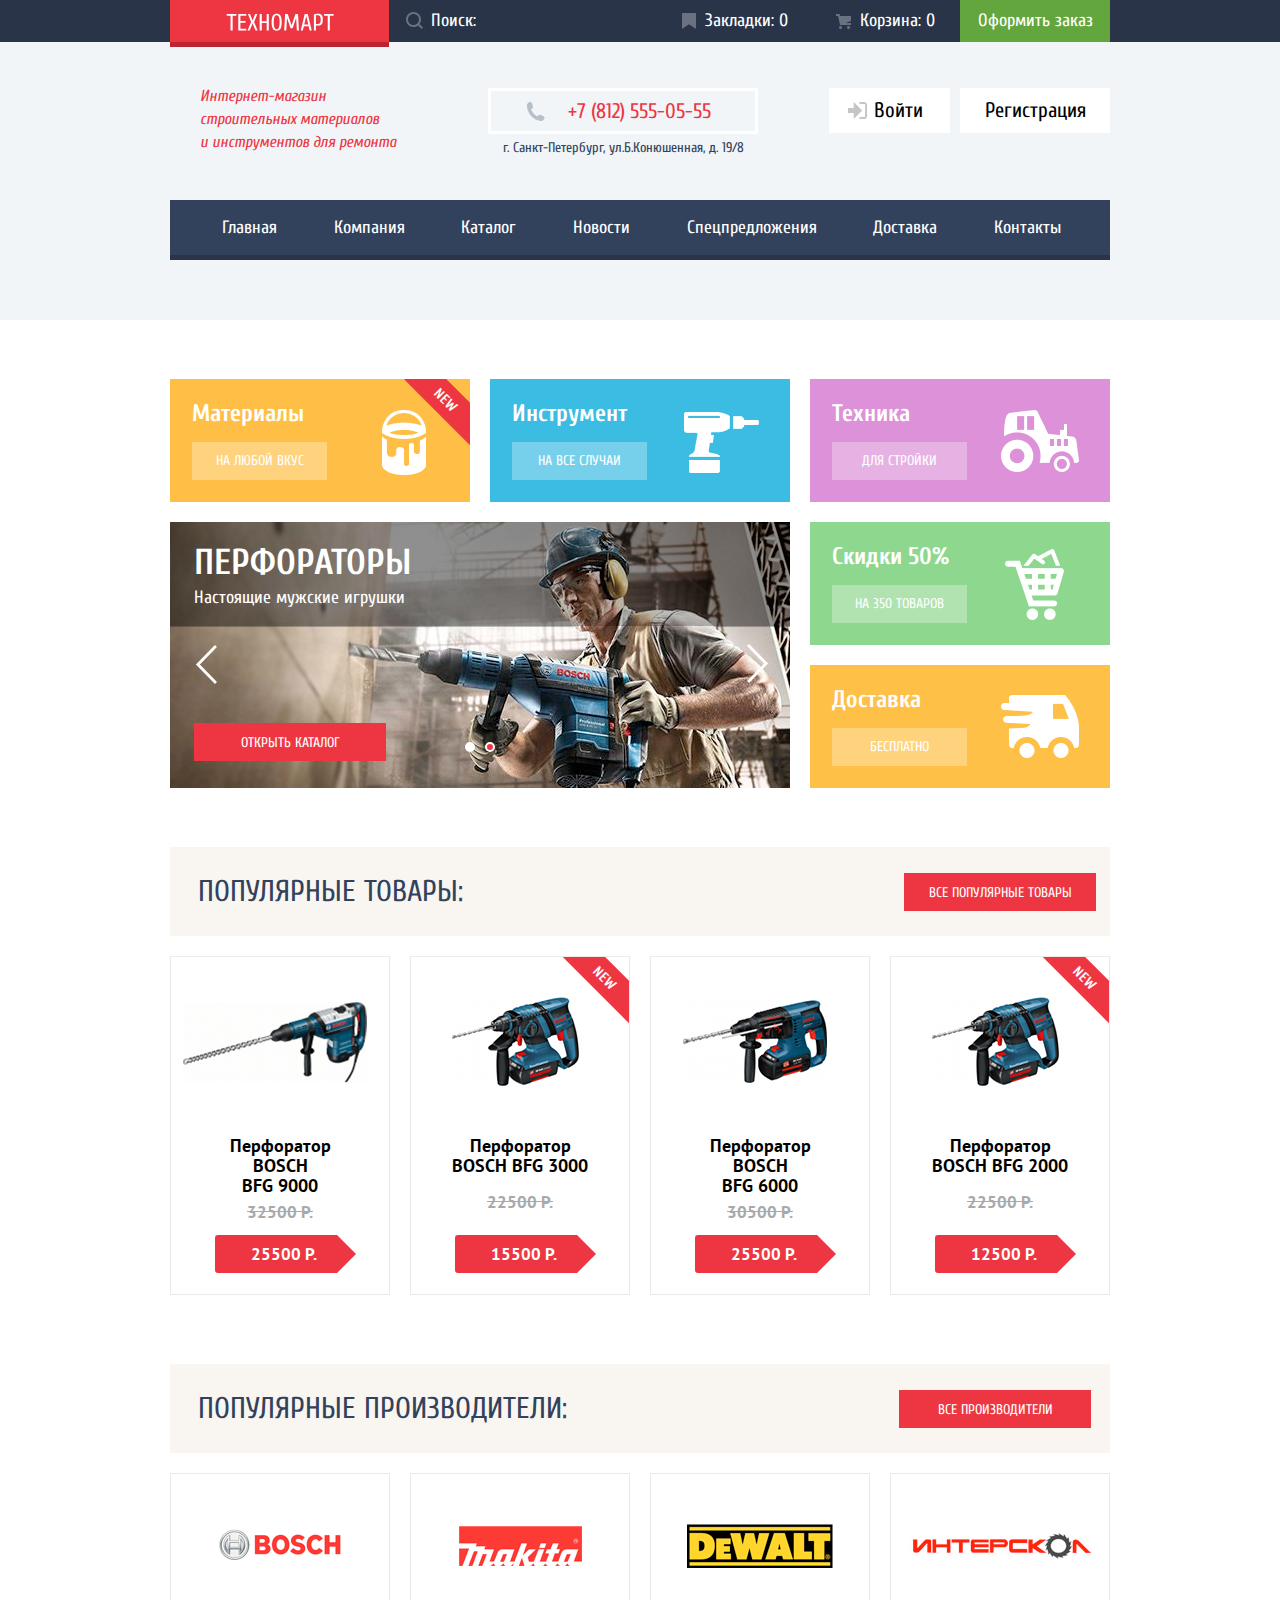
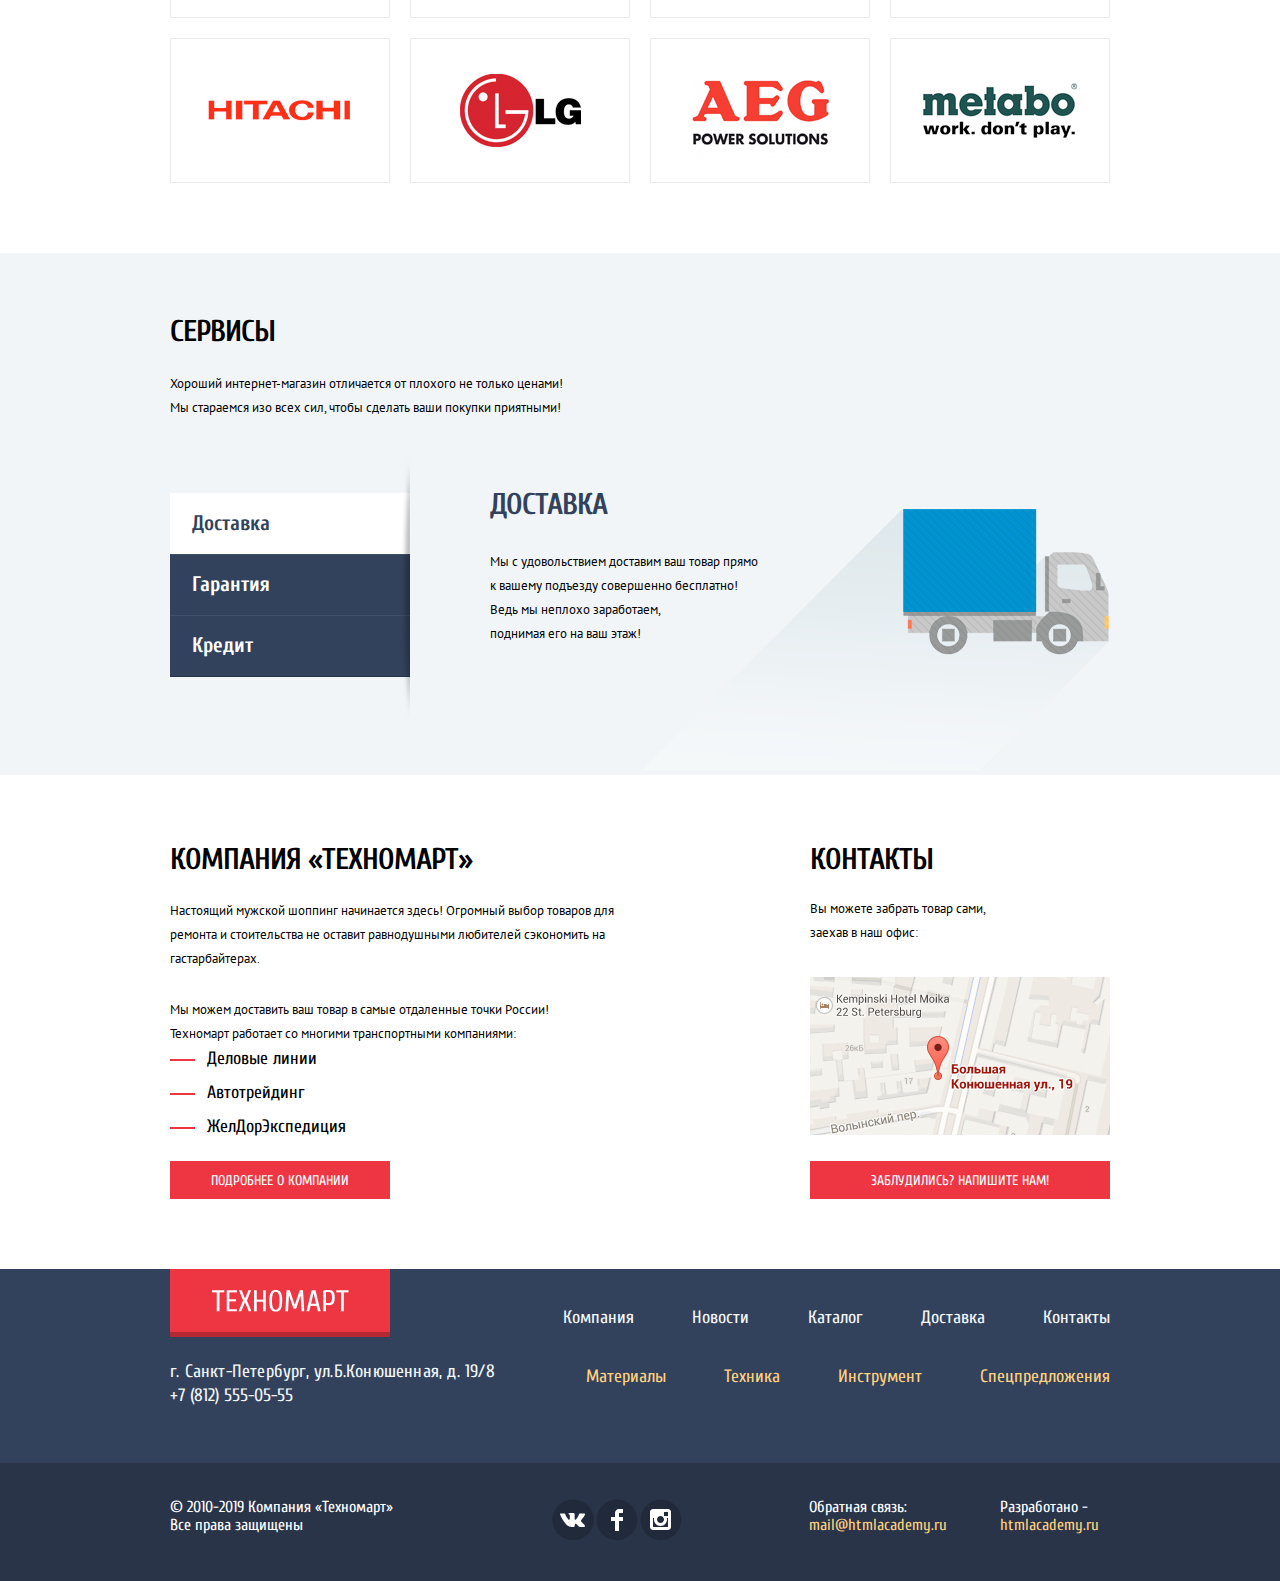
<file: index.html>
<!DOCTYPE html>
<html lang="ru">
  <head>
    <meta charset="utf-8">
    <title>HTML Academy: Техномарт</title>
    <link href="https://fonts.googleapis.com/css2?family=Cuprum:ital,wght@0,400;0,700;1,400&display=swap" rel="stylesheet">
    <link href="https://fonts.googleapis.com/css2?family=PT+Sans:wght@400;700&display=swap" rel="stylesheet">
    <link rel="stylesheet" href="css/normalize.css">
    <link rel="stylesheet" href="css/style.css">
  </head>
  <body>
    <header class="site-header">
      <div class="header-top">
        <div class="header-top-content site-content">
          <a href="index.html" class="logo-field" aria-label="На главную страницу">
            <img src="img/logo-technomart.svg" width="108" height="18" alt="Логотип компании">
          </a>
          <div class="search-container">
            <form action="https://echo.htmlacademy.ru" class="search-form">
              <label for="input-field" class="hidden">Поиск</label>
              <input type="search" name="search" id="input-field" class="search-field" placeholder="Поиск:">
              <img class="inject-me icon-search" src="img/icon-search.svg" width="17" height="17" alt="Поиск">
            </form>
            <a href="#" class="bookmark">
              <img class="inject-me" src="img/icon-bookmark.svg" alt="Закладки"> Закладки: 0
            </a>
            <a href="#" class="basket">
              <img class="inject-me" src="img/icon-cart.svg" alt="Корзина"> Корзина: 0
            </a>
            <a href="#" class="order">Оформить заказ</a>
          </div>
        </div>
      </div>

      <div class="header-address site-content">
        <div class="header-address-left">
          <p>Интернет-магазин строительных материалов <br> и инструментов для ремонта</p>
        </div>
        <div class="header-address-center phone-container">
          <a href="tel:+78125550555" class="header-phone" aria-label="Телефон компании">
            <img class="inject-me" src="img/icon-phone.svg" alt="Телефон компании"> +7 (812) 555-05-55
          </a>
          <p class="address-text">г. Санкт-Петербург, ул.Б.Конюшенная, д. 19/8</p>
        </div>
        <div class="user-interface">
          <a class="user-entrance" href="blank.html" aria-label="Вход">
            <img class="inject-me" src="img/icon-login-enter.svg" alt="Вход">Войти
          </a>
          <a class="user-registration" href="blank.html" aria-label="Регистрация">Регистрация</a>
        </div>
      </div>

      <nav class="site-navigation site-content">
        <ul class="navigation-list">
          <li><a href="index.html">Главная</a></li>
          <li><a href="blank.html">Компания</a></li>
          <li><a href="catalog.html">Каталог</a></li>
          <li><a href="blank.html">Новости</a></li>
          <li><a href="blank.html">Спецпредложения</a></li>
          <li><a href="blank.html">Доставка</a></li>
          <li><a href="blank.html">Контакты</a></li>
        </ul>
      </nav>
    </header>

    <main>
      <section class="all-catalog site-content">
        <div class="box materials new-product">
          <h3>Материалы</h3>
          <a href="#" aria-label="Материалы">На любой вкус</a>
        </div>
        <div class="box tools">
          <h3>Инструмент</h3>
          <a href="#" aria-label="Инструменты">На все случаи</a>
        </div>
        <div class="slider">
          <ul class="slider-list">
            <li class="slider-list-item site-wrapper-1">
              <div class="slider-list-header">
                <h2>Перфораторы</h2>
                <p>Настоящие мужские игрушки</p>
              </div>
              <a href="#" class="icon-prew" aria-label="Предыдущий слайд"></a>
              <a href="#" class="icon-next" aria-label="Следущий слайд"></a>
              <a href="catalog.html" class="button" aria-label="Перейти в каталог товаров">Открыть каталог</a>
            </li>
            <li class="slider-list-item site-wrapper-2 hidden">
              <div class="slider-list-header">
                <h2>Дрели</h2>
                <p>Соседям на радость!</p>
              </div>
              <a href="#" class="icon-prew" aria-label="Предыдущий слайд"></a>
              <a href="#" class="icon-next" aria-label="Следущий слайд"></a>
              <a href="catalog.html" class="button" aria-label="Перейти в каталог товаров">Открыть каталог</a>
            </li>
          </ul>
          <div class="slider-controls">
            <button type="button" aria-label="Первый слайд"></button>
            <button class="current" type="button" aria-label="Второй слайд"></button>
          </div>
        </div>

        <div class="box technic">
          <h3>Техника</h3>
          <a href="#" aria-label="Строительные материалы">Для стройки</a>
        </div>
        <div class="box sales">
          <h3>Скидки 50%</h3>
          <a href="#" aria-label="Товары со скидками">На 350 товаров</a>
        </div>
        <div class="box delivery">
          <h3>Доставка</h3>
          <a href="#" aria-label="Условия доставки">Бесплатно</a>
        </div>
      </section>

      <section class="popular-product site-content">
        <div class="popular-product-line">
          <h2>Популярные товары:</h2>
          <a href="#" class="button" aria-label="Популярные товары">Все популярные товары</a>
        </div>
        <div class="cards-product">
          <div class="card-product">
            <div class="card-product-img">
              <img src="img/bosch-9000.jpg" width="184" height="164" alt="BOSCH BFG 9000">
            </div>
            <div class="card-product-text">
              <p class="name-product">Перфоратор BOSCH <br>
                BFG 9000
              </p>
              <p class="old-coast">32500 Р.</p>
              <div class="actual-coast-container">
                <p class="actual-coast">25500 Р.</p>
              </div>
            </div>
            <div class="buttons-card">
              <a href="#" class="button-buy modal-buy-button" aria-label="Добавить в корзину">Купить</a>
              <button class="button-bookmark" type="button">В закладки</button>
            </div>
          </div>
          <div class="card-product new-product">
            <div class="card-product-img">
              <img src="img/bosch-3000.jpg" width="127" height="112" alt="BOSCH BFG 3000">
            </div>
            <div class="card-product-text">
              <p class="name-product">Перфоратор BOSCH BFG 3000</p>
              <p class="old-coast">22500 Р.</p>
              <div class="actual-coast-container">
                <p class="actual-coast">15500 Р.</p>
              </div>
            </div>
            <div class="buttons-card">
              <a href="#" class="button-buy modal-buy-button" aria-label="Добавить в корзину">Купить</a>
              <button class="button-bookmark" type="button">В закладки</button>
            </div>
          </div>
          <div class="card-product">
            <div class="card-product-img">
              <img src="img/bosch-6000.jpg" width="144" height="128" alt="BOSCH BFG 6000">
            </div>
            <div class="card-product-text">
              <p class="name-product">Перфоратор BOSCH <br> BFG 6000</p>
              <p class="old-coast">30500 Р.</p>
              <div class="actual-coast-container">
                <p class="actual-coast">25500 Р.</p>
              </div>
            </div>
            <div class="buttons-card">
              <a href="#" class="button-buy modal-buy-button" aria-label="Добавить в корзину">Купить</a>
              <button class="button-bookmark" type="button">В закладки</button>
            </div>
          </div>
          <div class="card-product new-product">
            <div class="card-product-img">
              <img src="img/bosch-2000.jpg" width="127" height="112" alt="BOSCH BFG 2000">
            </div>
            <div class="card-product-text">
              <p class="name-product">Перфоратор BOSCH BFG 2000</p>
              <p class="old-coast">22500 Р.</p>
              <div class="actual-coast-container">
                <p class="actual-coast">12500 Р.</p>
              </div>
            </div>
            <div class="buttons-card">
              <a href="#" class="button-buy modal-buy-button" aria-label="Добавить в корзину">Купить</a>
              <button class="button-bookmark" type="button">В закладки</button>
            </div>
          </div>
        </div>
      </section>

      <section class="popular-manufacturers site-content">
        <div class="popular-manufacturers-line">
          <h2 class="uppercase">Популярные производители:</h2>
          <a href="#" class="button" aria-label="Список производителей">Все производители</a>
        </div>
        <div class="manufacturers-list">
          <a href="#" class="manufacturers-card" aria-label="bosch"><img src="img/bosch.png" width="126" height="37" alt="Bosch"></a>
          <a href="#" class="manufacturers-card" aria-label="makita"><img src="img/makita.png" width="123" height="40" alt="Makita"></a>
          <a href="#" class="manufacturers-card" aria-label="dewalt"><img src="img/dewalt.png" width="146" height="44" alt="Dewalt"></a>
          <a href="#" class="manufacturers-card" aria-label="интерскол"><img src="img/interskol.png" width="200" height="88" alt="Интерскол"></a>
          <a href="#" class="manufacturers-card" aria-label="hitachi"><img src="img/hitachi.png" width="169" height="31" alt="Hitachi"></a>
          <a href="#" class="manufacturers-card" aria-label="lg"><img src="img/lg.png" width="121" height="73" alt="LG"></a>
          <a href="#" class="manufacturers-card" aria-label="aeg"><img src="img/aeg.png" width="151" height="96" alt="AEG"></a>
          <a href="#" class="manufacturers-card" aria-label="metabo"><img src="img/metabo.png" width="204" height="69" alt="Metabo"></a>
        </div>
      </section>

      <section class="services">
        <div class="services-content site-content">
          <h2 class="services-header">Сервисы</h2>
          <p class="services-paragraph">Хороший интернет-магазин отличается от плохого не только ценами! Мы стараемся изо всех сил, чтобы сделать ваши покупки приятными!</p>
          <div class="services-container-flex">
            <ul class="services-items-list">
              <li class="selected">Доставка</li>
              <li class="">Гарантия</li>
              <li class="">Кредит</li>
            </ul>
            <ul class="services-description">
              <li>
                <div class="services-delivery">
                <h2>Доставка</h2>
                <p>Мы с удовольствием доставим ваш товар прямо <br> к вашему подъезду совершенно бесплатно! <br> Ведь мы неплохо заработаем, <br> поднимая его на ваш этаж!</p>
              </div>
              </li>
              <li class="services-warranty hidden">
                <h2>Гарантия</h2>
                <p>Если купленный у нас товар поломается или заискрит,<br> а также в случае пожара, спровоцированного его<br> возгоранием, вы всегда можете быть уверены в нашей<br> гарантии. Мы обменяем сгоревший товар на новый.<br> Дом уж восстановите как-нибудь сами.</p>
              </li>
              <li  class="services-credit hidden">
                <h2>Кредит</h2>
                <p>Залезть в долговую яму стало проще! <br> Кредитные консультанты придут вам на помощь.</p>
                <a href="#" class="button">Отправить заявку</a>
              </li>
            </ul>
          </div>
        </div>
      </section>

      <section class="about-us site-content">
        <h1 class="hidden">Подробнее о компании</h1>
        <div class="company-description">
          <h2>Компания «Техномарт»</h2>
          <p>Настоящий мужской шоппинг начинается здесь! Огромный выбор товаров для<br> ремонта и стоительства не оставит равнодушными любителей сэкономить на <br> гастарбайтерах.</p><br>
          <p>Мы можем доставить ваш товар в самые отдаленные точки России!<br> Техномарт работает со многими транспортными компаниями:</p>
          <div>
            <ul class="company-description-list">
              <li class="company-description-item">Деловые линии</li>
              <li class="company-description-item">Автотрейдинг</li>
              <li class="company-description-item">ЖелДорЭкспедиция</li>
            </ul>
          </div>
          <a href="#" class="button">Подробнее о компании</a>
        </div>
        <div class="contacts">
          <h2>Контакты</h2>
          <p>Вы можете забрать товар сами,<br>
          заехав в наш офис:</p>
          <a href="" class="button-map">
            <img class="map" src="img/map-address.png" width="300" alt="Карта">
          </a>
          <a href="#" class="button modal-letter-button">Заблудились? Напишите нам!</a>
        </div>
      </section>
    </main>

    <footer class="footer-container">
      <div class="footer-light">
        <div class="footer-light-content  site-content">
          <div class="footer-company-contacts">
            <h1 class="hidden">Контакты компании</h1>
            <a href="#" class="logo-footer" aria-label="На главную страницу">
              <img src="img/logo-technomart-footer.png" width="220" height="68" alt="Логотип">
            </a>
            <p>г. Санкт-Петербург, ул.Б.Конюшенная, д. 19/8 </p>
            <a href="tel:+78125550555" aria-label="Телефон компании">+7 (812) 555-05-55 </a>
          </div>
          <div class="footer-nav">
            <ul class="footer-nav-list-first">
              <li><a href="blank.html" class="footer-nav-link">Компания</a></li>
              <li><a href="blank.html" class="footer-nav-link">Новости</a></li>
              <li><a href="catalog.html" class="footer-nav-link">Каталог</a></li>
              <li><a href="blank.html" class="footer-nav-link">Доставка</a></li>
              <li><a href="blank.html" class="footer-nav-link">Контакты</a></li>
            </ul>
            <ul class="footer-nav-list-second">
              <li><a href="blank.html" class="footer-nav-link">Материалы</a></li>
              <li><a href="blank.html" class="footer-nav-link">Техника</a></li>
              <li><a href="blank.html" class="footer-nav-link">Инструмент</a></li>
              <li><a href="blank.html" class="footer-nav-link">Спецпредложения</a></li>
            </ul>
          </div>
        </div>
      </div>

      <div class="footer-dark">
        <div class="footer-dark-content  site-content">
          <p class="copyright"> &copy; 2010-2019 Компания &laquo;Техномарт&raquo; Все права защищены</p>
          <ul class="social-network">
            <li>
              <a href="#" class="social-link" aria-label="В контакте">
                <img class="inject-me" src="/img/vkontakte.svg" alt="В контакте">
              </a>
            </li>
            <li>
              <a href="#" class="social-link" aria-label="Фейсбук">
                <img class="inject-me" src="/img/facebook.svg" alt="Фейсбук">
              </a>
            </li>
            <li>
              <a href="#" class="social-link" aria-label="Инстаграм">
                <img class="inject-me" src="/img/instagram.svg" alt="Инстаграм">
              </a>
            </li>
          </ul>
          <div class="feedback">
            <p>Обратная связь: </p>
            <a href="#"> mail@htmlacademy.ru</a>
          </div>
          <div class="developer">
            <p>Разработано - </p>
            <a href="https://htmlacademy.ru/intensive/htmlcss"> htmlacademy.ru</a>
          </div>
        </div>
      </div>
    </footer>

    <section class="modal letter-form">
      <form action="https://echo.htmlacademy.ru" method="post" class="">
        <div class="pop-up-letter-company">
          <fieldset class="modal-login">
            <legend class="hidden">Письмо компании</legend>
            <div class="letter-company">
              <div>
                <label for="user-name">Ваше имя:</label><br>
                <input id="user-name" type="text" name="name" placeholder="Имя Фамилия" required>
              </div>
              <div>
                <label for="user-email">Ваш e-mail:</label><br>
                <input id="user-email" type="email" name="name" placeholder="email@example.com" required>
              </div>
              <div class="modal-textarea">
                <label for="text-letter">Текст письма:</label><br>
                <textarea name="letter" id="text-letter" cols="30" rows="10" placeholder="В свободной форме" required></textarea>
              </div>
            </div>
            <div class="modal-bottom">
              <button type="submit" class="button">Отправить</button>
            </div>
          </fieldset>
        </div>
      </form>
      <button class="modal-close" type="button" aria-label="Закрыть"></button>
    </section>

    <section class="modal modal-map">
      <div class="pop-up-map">
        <iframe class="google-map" src="https://www.google.com/maps/embed?pb=!1m18!1m12!1m3!1d1998.5262861734088!2d30.31587878148!3d59.940002397096286!2m3!1f0!2f0!3f0!3m2!1i1024!2i768!4f13.1!3m3!1m2!1s0x469631104b3e355f%3A0xd898f150ecab4e9d!2sLa%20Russ!5e0!3m2!1sru!2skz!4v1590252180473!5m2!1sru!2skz" allowfullscreen="" aria-hidden="false" tabindex="0">
        </iframe>
        <button class="modal-close" type="button" aria-label="Закрыть"></button>
      </div>
    </section>

    <section class="modal buy-form">
      <div class="pop-up-add-goods">
        <p class="pop-up-add-goods-title">Товар добавлен в корзину!</p>
      </div>
      <div class="modal-bottom modal-bottom-buy">
        <a href="#" class="button" aria-label="Оформление заказа">Оформить заказ</a>
        <a href="#" class="button-light" aria-label="Продолжить покупки">Продолжить покупки</a>
      </div>
      <button class="modal-close" type="button" aria-label="Закрыть"></button>
    </section>

    <script src="js/svg-injector.min.js"></script>
    <script src="js/injector.js"></script>
    <script src="js/modal-letter-form.js"></script>
    <script src="js/modal-buy-form.js"></script>
    <script src="js/modal-map-form.js"></script>
  </body>
</html>
</file>
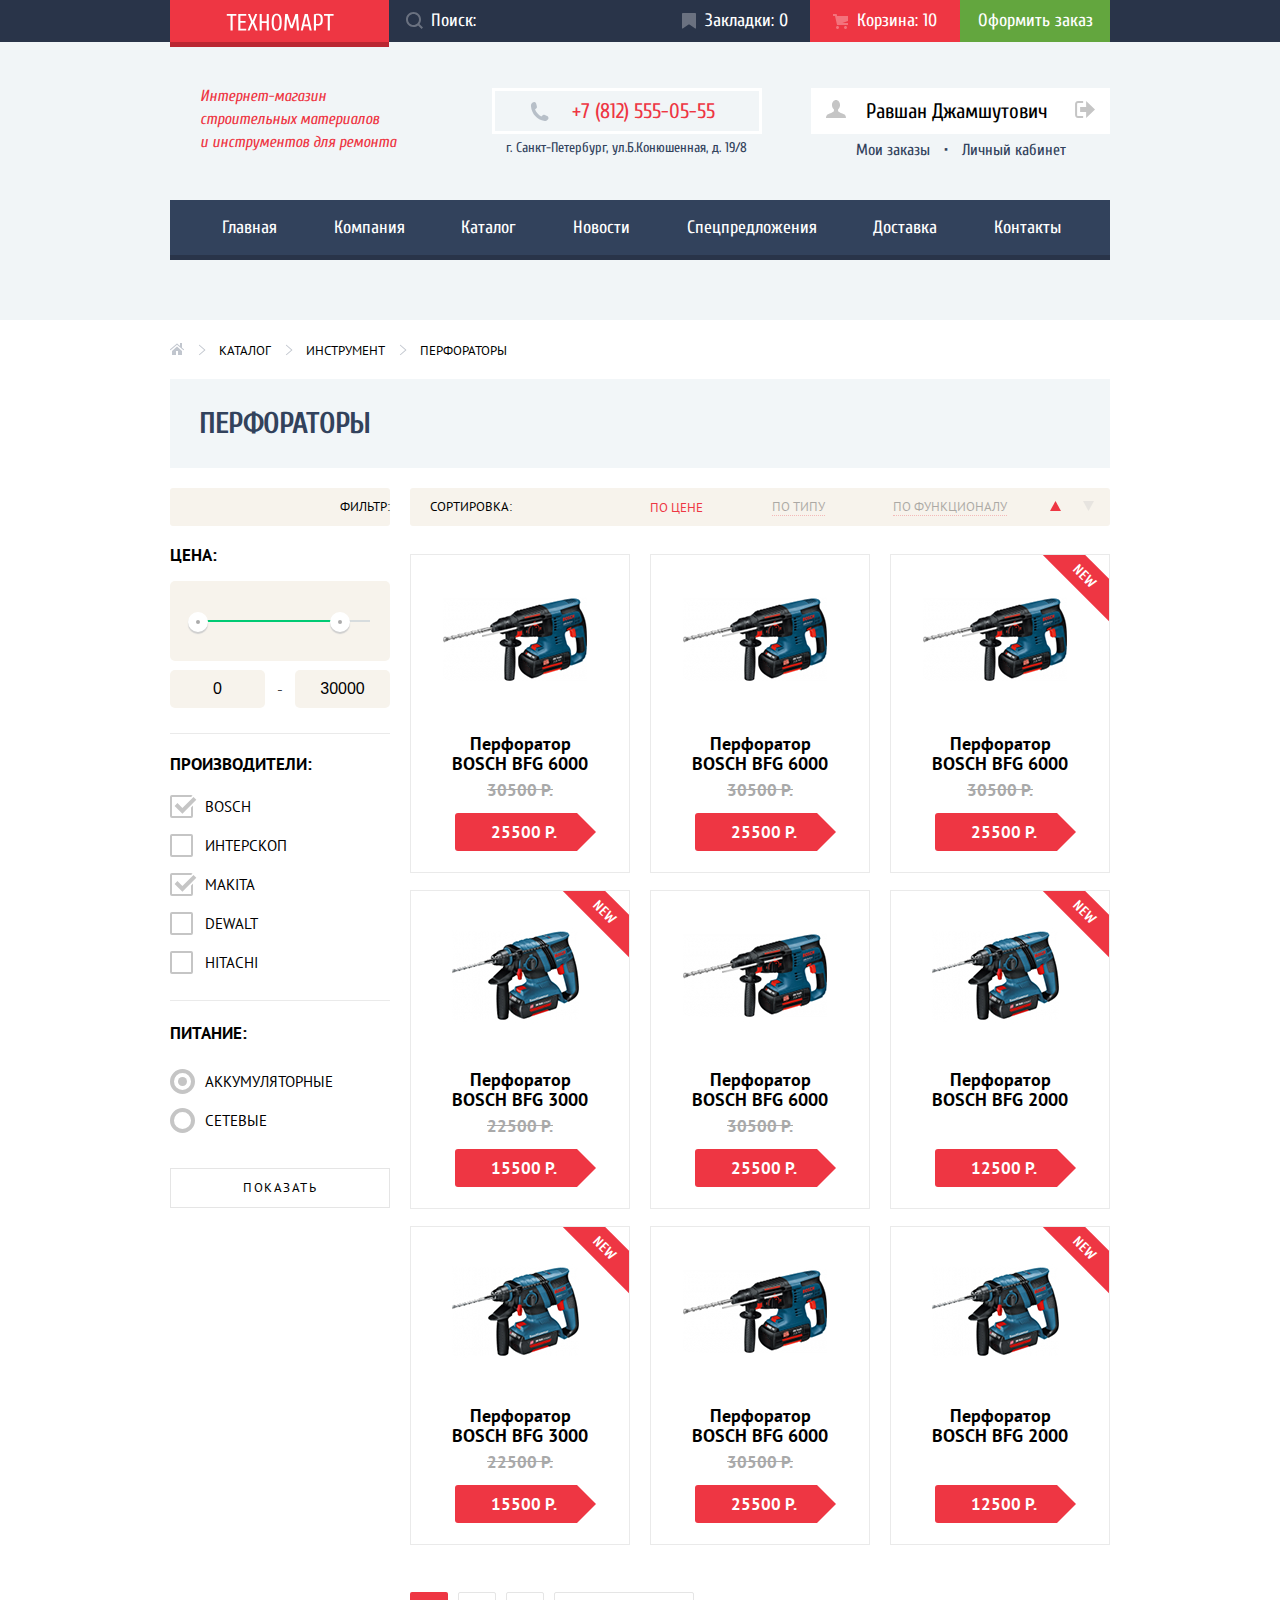
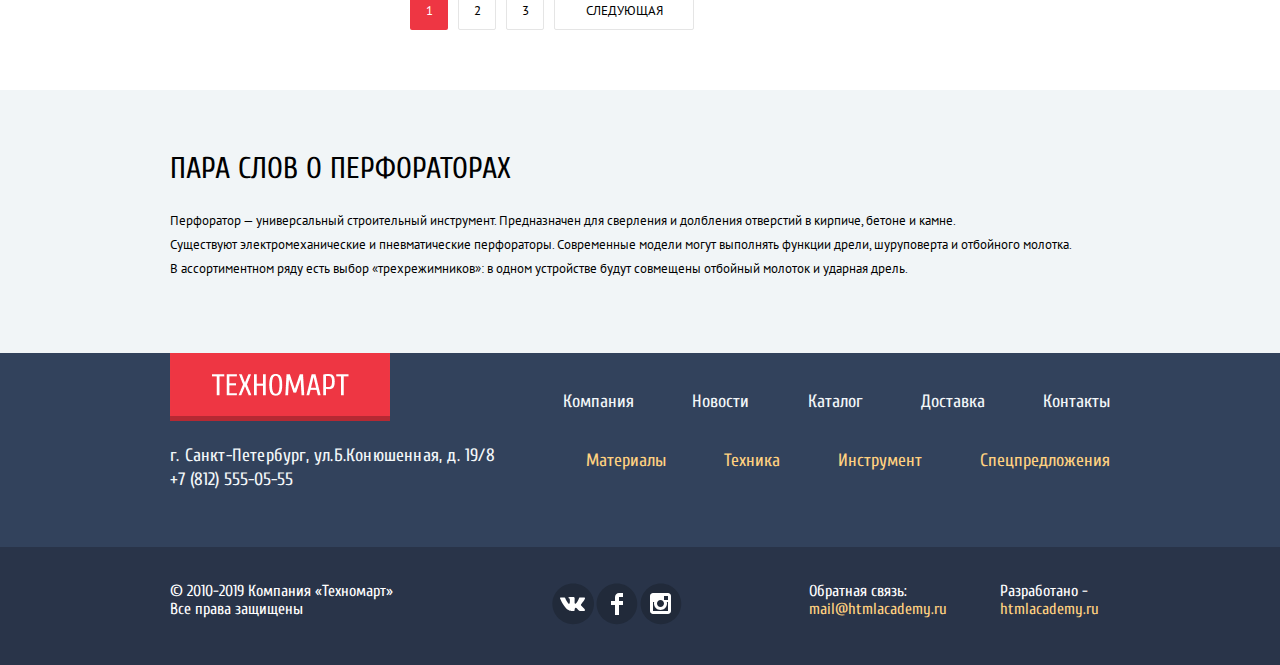
<file: catalog.html>
<!DOCTYPE html>
<html lang="ru">
  <head>
    <meta charset="utf-8">
    <title>HTML Academy: Каталог</title>
    <link href="https://fonts.googleapis.com/css2?family=Cuprum:ital,wght@0,400;0,700;1,400&display=swap" rel="stylesheet">
    <link href="https://fonts.googleapis.com/css2?family=PT+Sans:wght@400;700&display=swap" rel="stylesheet">
    <link rel="stylesheet" href="css/normalize.css">
    <link rel="stylesheet" href="css/style.css">
  </head>
  <body>
    <header class="site-header">
      <div class="header-top">
        <div class="header-top-content site-content">
          <a href="index.html" class="logo-field" aria-label="На главную страницу">
              <img src="img/logo-technomart.svg" width="108" height="18" alt="Логотип компании">
          </a>
          <div class="search-container">
            <form action="https://echo.htmlacademy.ru" class="search-form">
              <label for="input-field" class="hidden">Поиск</label>
              <input type="search" name="search" id="input-field" class="search-field" placeholder="Поиск:">
              <img class="inject-me icon-search" src="img/icon-search.svg" width="17" height="17" alt="Поиск">
            </form>
          </div>
          <div class="tools-container">
            <a href="#" class="bookmark">
              <img class="inject-me" src="img/icon-bookmark.svg" alt="Закладки"> Закладки: 0
            </a>
            <a href="#" class="basket marked">
              <img class="inject-me" src="img/icon-cart.svg" alt="Корзина"> Корзина: 10
            </a>
            <a href="#" class="order">Оформить заказ</a>
          </div>
        </div>
      </div>
      <div class="header-address site-content">
        <div class="header-address-left">
          <p>Интернет-магазин строительных материалов <br> и инструментов для ремонта</p>
        </div>
        <div class="header-address-center">
          <a href="tel:+78125550555" class="header-phone" aria-label="Телефон компании">
            <img class="inject-me" src="img/icon-phone.svg" alt="Телефон компании"> +7 (812) 555-05-55
          </a>
          <p class="address-text">г. Санкт-Петербург, ул.Б.Конюшенная, д. 19/8</p>
        </div>
        <div class="user-interface-catalog">
          <div class="user-interface-container">
            <a href="blank.html" class="user-name" aria-label="Информация о пользователе">
              <img class="inject-me" src="img/icon-user.svg" alt="Пользователь"> Равшан Джамшутович
            </a>
            <a href="#" class="user-interface-exit" aria-label="Выход из кабинета">
              <img class="inject-me" src="/img/icon-login-exit.svg" alt="Выход">
            </a>
          </div>
          <div class="user-interface-link">
            <a href="blank.html" class="my-order">Мои заказы</a>
            <a href="blank.html" class="personal-account">Личный кабинет</a>
          </div>
        </div>
      </div>
      <nav class="site-navigation site-content">
        <ul class="navigation-list">
          <li><a href="index.html">Главная</a></li>
          <li><a href="blank.html">Компания</a></li>
          <li><a href="catalog.html">Каталог</a></li>
          <li><a href="blank.html">Новости</a></li>
          <li><a href="blank.html">Спецпредложения</a></li>
          <li><a href="blank.html">Доставка</a></li>
          <li><a href="blank.html">Контакты</a></li>
        </ul>
      </nav>
    </header>

    <main>
      <div class="catalog-product">
        <ul class="bread-crumb">
          <li>
            <a class="link-home" href="index.html">
              <img class="inject-me" src="img/icon-home.svg" alt="Главная">
            </a>
          </li>
          <li>
            <a href="#">Каталог</a>
          </li>
          <li>
            <a href="#">Инструмент</a>
          </li>
          <li class="bread-crumb-current">Перфораторы</li>
        </ul>
        <h1>Перфораторы</h1>
      </div>

      <div class="filter-container">
        <aside class="filter-field">
          <h3 class="sort-title filter">Фильтр:</h3>
          <form action="https://echo.htmlacademy.ru" method="get" class="filter-product">
            <fieldset class="filter-item">
              <legend>Цена:</legend>
              <div class="range-filter">
                <div class="range-controls">
                  <div class="scale">
                    <div class="bar"></div>
                  </div>
                  <div class="toggle toggle-min" tabindex="0"></div>
                  <div class="toggle toggle-max" tabindex="0"></div>
                </div>
                <div class="price-controls">
                  <label class="min-price">
                    <input type="text" name="min-price" value="0">
                  </label>
                  <span>-</span>
                  <label class="max-price">
                    <input type="text" name="max-price" value="30000">
                  </label>
                </div>
              </div>
            </fieldset>
            <fieldset class="makers">
              <legend>Производители:</legend>
              <ul class="makers-list">
                <li class="filter-option filter-checkbox">
                  <input class="visually-hidden filter-input-checkbox" type="checkbox" name="bosch" id="filter-bosch" checked>
                  <label for="filter-bosch">Bosch</label>
                </li>
                <li class="filter-option filter-checkbox">
                  <input class="visually-hidden filter-input-checkbox" type="checkbox" name="interskop" id="filter-interskop">
                  <label for="filter-interskop">Интерскоп</label>
                </li>
                <li class="filter-option filter-checkbox">
                  <input class="visually-hidden filter-input-checkbox" type="checkbox" name="makita" id="filter-makita" checked>
                  <label for="filter-makita">Makita</label>
                </li>
                <li class="filter-option filter-checkbox">
                  <input class="visually-hidden filter-input-checkbox" type="checkbox" name="dewalt" id="filter-dewalt">
                  <label for="filter-dewalt">Dewalt</label>
                </li>
                <li class="filter-option filter-checkbox">
                  <input class="visually-hidden filter-input-checkbox" type="checkbox" name="hitachi" id="filter-hitachi">
                  <label for="filter-hitachi">Hitachi</label>
                </li>
              </ul>
            </fieldset>
            <fieldset class="supply">
              <legend>Питание:</legend>
              <ul class="supply-list">
                <li class="filter-option filter-radio">
                  <input class="visually-hidden filter-input-radio" type="radio" name="product-group" value="battery" id="filter-battery" checked>
                  <label for="filter-battery">Аккумуляторные</label>
                </li>
                <li class="filter-option filter-radio">
                  <input class="visually-hidden filter-input-radio" type="radio" name="product-group" value="electrical" id="filter-electrical">
                  <label for="filter-electrical">Сетевые</label>
                </li>
              </ul>
            </fieldset>
          </form>
          <button class="button-show" type="submit">Показать</button>
        </aside>
        <div class="sort-container">
          <div class="sort">
            <h3 class="sort-title">Сортировка:</h3>
            <a class="sort-active" href="#" aria-label="Сортировка по цене">По цене</a>
            <a class="sort-type" href="#" aria-label="Сортировка по типу">По типу</a>
            <a href="#" aria-label="Сортировка по функционалу">По функционалу</a>
            <div class="sort-icon">
              <a class="sort-active" href="#" aria-label="Сортировка по возрастанию"><img class="inject-me" src="/img/icon-up-dir.svg" alt="up"></a>
              <a href="#" aria-label="Сортировка по убыванию"><img class="inject-me" src="/img/icon-down-dir.svg" alt="down"></a>
            </div>
          </div>
          <div class="cards-container">
            <div class="card-product">
              <div class="card-product-img">
                <img src="img/bosch-6000.jpg" width="144" height="128" alt="BOSCH BFG 6000">
              </div>
              <div class="card-product-text">
                <p class="name-product">Перфоратор BOSCH BFG 6000</p>
                <p class="old-coast">30500 Р.</p>
                <div class="actual-coast-container">
                  <p class="actual-coast">25500 Р.</p>
                </div>
              </div>
              <div class="buttons-card">
                <a href="#" class="button-buy modal-buy-button" aria-label="Добавить в корзину">Купить</a>
                <button class="button-bookmark" type="button">В закладки</button>
              </div>
            </div>

            <div class="card-product">
              <div class="card-product-img">
                <img src="img/bosch-6000.jpg" width="144" height="128" alt="BOSCH BFG 6000">
              </div>
              <div class="card-product-text">
                <p class="name-product">Перфоратор BOSCH BFG 6000</p>
                <p class="old-coast">30500 Р.</p>
                <div class="actual-coast-container">
                  <p class="actual-coast">25500 Р.</p>
                </div>
              </div>
              <div class="buttons-card">
                <a href="#" class="button-buy modal-buy-button" aria-label="Добавить в корзину">Купить</a>
                <button class="button-bookmark" type="button">В закладки</button>
              </div>
            </div>

            <div class="card-product new-product">
              <div class="card-product-img">
                <img src="img/bosch-6000.jpg" width="144" height="128" alt="BOSCH BFG 6000">
              </div>
              <div class="card-product-text">
                <p class="name-product">Перфоратор BOSCH BFG 6000</p>
                <p class="old-coast">30500 Р.</p>
                <div class="actual-coast-container">
                  <p class="actual-coast">25500 Р.</p>
                </div>
              </div>
              <div class="buttons-card">
                <a href="#" class="button-buy modal-buy-button" aria-label="Добавить в корзину">Купить</a>
                <button class="button-bookmark" type="button">В закладки</button>
              </div>
            </div>

            <div class="card-product new-product">
              <div class="card-product-img">
                <img src="img/bosch-3000.jpg" width="127" height="112" alt="BOSCH BFG 3000">
              </div>
              <div class="card-product-text">
                <p class="name-product">Перфоратор BOSCH BFG 3000</p>
                <p class="old-coast">22500 Р.</p>
                <div class="actual-coast-container">
                  <p class="actual-coast">15500 Р.</p>
                </div>
              </div>
              <div class="buttons-card">
                <a href="#" class="button-buy modal-buy-button" aria-label="Добавить в корзину">Купить</a>
                <button class="button-bookmark" type="button">В закладки</button>
              </div>
            </div>

            <div class="card-product">
              <div class="card-product-img">
                <img src="img/bosch-6000.jpg" width="144" height="128" alt="BOSCH BFG 6000">
              </div>
              <div class="card-product-text">
                <p class="name-product">Перфоратор BOSCH BFG 6000</p>
                <p class="old-coast">30500 Р.</p>
                <div class="actual-coast-container">
                  <p class="actual-coast">25500 Р.</p>
                </div>
              </div>
              <div class="buttons-card">
                <a href="#" class="button-buy modal-buy-button" aria-label="Добавить в корзину">Купить</a>
                <button class="button-bookmark" type="button">В закладки</button>
              </div>
            </div>

            <div class="card-product new-product">
              <div class="card-product-img">
                <img src="img/bosch-2000.jpg" width="127" height="112" alt="BOSCH BFG 2000">
              </div>
              <div class="card-product-text">
                <p class="name-product">Перфоратор BOSCH BFG 2000</p>
                <div class="actual-coast-container">
                  <p class="actual-coast">12500 Р.</p>
                </div>
              </div>
              <div class="buttons-card">
                <a href="#" class="button-buy modal-buy-button" aria-label="Добавить в корзину">Купить</a>
                <button class="button-bookmark" type="button">В закладки</button>
              </div>
            </div>

            <div class="card-product new-product">
              <div class="card-product-img">
                <img src="img/bosch-3000.jpg" width="127" height="112" alt="BOSCH BFG 3000">
              </div>
              <div class="card-product-text">
                <p class="name-product">Перфоратор BOSCH BFG 3000</p>
                <p class="old-coast">22500 Р.</p>
                <div class="actual-coast-container">
                  <p class="actual-coast">15500 Р.</p>
                </div>
              </div>
              <div class="buttons-card">
                <a href="#" class="button-buy modal-buy-button" aria-label="Добавить в корзину">Купить</a>
                <button class="button-bookmark" type="button">В закладки</button>
              </div>
            </div>

            <div class="card-product">
              <div class="card-product-img">
                <img src="img/bosch-6000.jpg" width="144" height="128" alt="BOSCH BFG 6000">
              </div>
              <div class="card-product-text">
                <p class="name-product">Перфоратор BOSCH BFG 6000</p>
                <p class="old-coast">30500 Р.</p>
                <div class="actual-coast-container">
                  <p class="actual-coast">25500 Р.</p>
                </div>
              </div>
              <div class="buttons-card">
                <a href="#" class="button-buy modal-buy-button" aria-label="Добавить в корзину">Купить</a>
                <button class="button-bookmark" type="button">В закладки</button>
              </div>
            </div>

            <div class="card-product new-product">
              <div class="card-product-img">
                <img src="img/bosch-2000.jpg" width="127" height="112" alt="BOSCH BFG 2000">
              </div>
              <div class="card-product-text">
                <p class="name-product">Перфоратор BOSCH BFG 2000</p>
                <div class="actual-coast-container">
                  <p class="actual-coast">12500 Р.</p>
                </div>
              </div>
              <div class="buttons-card">
                <a href="#" class="button-buy modal-buy-button" aria-label="Добавить в корзину">Купить</a>
                <button class="button-bookmark" type="button">В закладки</button>
              </div>
            </div>
            </div>
        <div class="pages">
          <ul class="pages-list">
            <li class="pages-list-item"><a class="page-active" href="#" aria-label="Страница товаров">1</a></li>
            <li class="pages-list-item"><a class="pages-list-link" href="#" aria-label="Страница товаров">2</a></li>
            <li class="pages-list-item"><a class="pages-list-link" href="#" aria-label="Страница товаров">3</a></li>
            <li class="pages-list-item"><a class="pages-list-link page-next" href="#" aria-label="Страница товаров">Следующая</a></li>
          </ul>
        </div>
        </div>
      </div>

      <article class="article">
        <div class="article-content site-content">
          <h3>Пара слов о перфораторах</h3>
          <p>Перфоратор — универсальный строительный инструмент. Предназначен для сверления и долбления отверстий в кирпиче, бетоне и камне.<br> Существуют электромеханические и пневматические перфораторы. Современные модели могут выполнять функции дрели, шуруповерта и отбойного молотка.<br>В ассортиментном ряду есть выбор «трехрежимников»: в одном устройстве будут совмещены отбойный молоток и ударная дрель.</p>
        </div>
      </article>

    </main>

    <footer class="footer-container">
      <div class="footer-light">
        <div class="footer-light-content  site-content">
          <div class="footer-company-contacts">
            <h1 class="hidden">Контакты компании</h1>
            <a href="#" class="logo-footer" aria-label="На главную страницу">
              <img src="img/logo-technomart-footer.png" width="220" height="68" alt="Логотип">
            </a>
            <p>г. Санкт-Петербург, ул.Б.Конюшенная, д. 19/8 </p>
            <a href="tel:+78125550555" aria-label="Телефон компании">+7 (812) 555-05-55 </a>
          </div>
          <div class="footer-nav">
            <ul class="footer-nav-list-first">
              <li><a href="blank.html" class="footer-nav-link">Компания</a></li>
              <li><a href="blank.html" class="footer-nav-link">Новости</a></li>
              <li><a href="catalog.html" class="footer-nav-link">Каталог</a></li>
              <li><a href="blank.html" class="footer-nav-link">Доставка</a></li>
              <li><a href="blank.html" class="footer-nav-link">Контакты</a></li>
            </ul>
            <ul class="footer-nav-list-second">
              <li><a href="blank.html" class="footer-nav-link">Материалы</a></li>
              <li><a href="blank.html" class="footer-nav-link">Техника</a></li>
              <li><a href="blank.html" class="footer-nav-link">Инструмент</a></li>
              <li><a href="blank.html" class="footer-nav-link">Спецпредложения</a></li>
            </ul>
          </div>
        </div>
      </div>

      <div class="footer-dark">
        <div class="footer-dark-content  site-content">
          <p class="copyright"> &copy; 2010-2019 Компания &laquo;Техномарт&raquo; Все права защищены</p>
          <ul class="social-network">
            <li>
              <a href="#" class="social-link" aria-label="В контакте">
                <img class="inject-me" src="/img/vkontakte.svg" alt="В контакте">
              </a>
            </li>
            <li>
              <a href="#" class="social-link" aria-label="Фейсбук">
                <img class="inject-me" src="/img/facebook.svg" alt="Фейсбук">
              </a>
            </li>
            <li>
              <a href="#" class="social-link" aria-label="Инстаграм">
                <img class="inject-me" src="/img/instagram.svg" alt="Инстаграм">
              </a>
            </li>
          </ul>
          <div class="feedback">
            <p>Обратная связь: </p>
            <a href="#"> mail@htmlacademy.ru</a>
          </div>
          <div class="developer">
            <p>Разработано - </p>
            <a href="https://htmlacademy.ru/intensive/htmlcss"> htmlacademy.ru</a>
          </div>
        </div>
      </div>
    </footer>

    <section class="modal buy-form">
      <div class="pop-up-add-goods">
        <p class="pop-up-add-goods-title">Товар добавлен в корзину!</p>
      </div>
      <div class="modal-bottom modal-bottom-buy">
        <a href="#" class="button" aria-label="Оформление заказа">Оформить заказ</a>
        <a href="#" class="button-light" aria-label="Продолжить покупки">Продолжить покупки</a>
      </div>
      <button class="modal-close" type="button" aria-label="Закрыть"></button>
    </section>

    <script src="js/svg-injector.min.js"></script>
    <script src="js/injector.js"></script>
    <script src="js/modal-buy-form.js"></script>

  </body>
</html>
</file>
<file: css/style.css>
*,
*::before,
*::after {
    box-sizing: border-box;
    margin: 0;
}
iframe {
    border:0;
}

:root {
    --basic-red: #ee3643;
    --basic-green: #63a63e;
    --basic-grey: #3d546f;
    --basic-greylight: #c5c5c5;
    --basic-bluedark: #293449;
    --basic-background: #f1f5f7;
    --basic-text: #32425c;
    --basic-black: #000000;
    --basic-white: #ffffff;
    --widht: #ffffff;
    --special-yellow: #ffbf47;
    --special-blue: #3bbce3;
    --special-lilac: #dc91d8;
    --special-greenlight: #8ed78f;
    --special-yellowlight: #ffd180;
    --special-success: #5fbb2d;
    --special-warning: #ffbf47;
    --special-error: #ba2732;
    --special-footer-text: #f3f7f9;
    --special-icon-socialnet:#212a3a;
    --special-list-nav-background: #1d2739;
    --special-dark-background: #161d29;
    --special-old-coast: #a9a9a9;
    --special-background-popular:#f9f5f0;
    --special-background-grey:#f2f6f8;
    --special-background-orange:#ffc047;
    --special-background-beige: #f7f3ec;
    --special-background-darkgreen: #518534;
    --special-slider-header: rgba(0, 0, 0, 0.25);
    --special-range-line: #d7dcde;
    --special-range-green-line:#00ca74;
    --special-range-control: #ababab;
    --special-range-separator: #444444;
    --special-range-button: #e5e5e5;
    --special-modal-bg-grey: #f4f4f4;
    --special-filter-grey: #b5b5b5;
    --special-card-product-border:#eaeaea;
}

/*Global*/

body {
    min-width: 1200px;
    margin: 0;
    padding: 0;
    font-family: "Cuprum", sans-serif;
    font-size: 13px;
    line-height: 24px;
    font-weight: 400;
    color: var(--basic-black);
    text-transform: none;
    background-color: var(--basic-white);
}

a {
    text-decoration: none;
}

img {
    max-width: 100%;
    height: auto;
}

.visually-hidden:not(:focus):not(:active),
input[type="checkbox"].visually-hidden,
input[type="radio"].visually-hidden {
    position: absolute;
    width: 1px;
    height: 1px;
    margin: -1px;
    border: 0;
    padding: 0;
    white-space: nowrap;
    clip-path: inset(100%);
    clip: rect(0 0 0 0);
    overflow: hidden;
}

.site-content {
    width: 960px;
    margin: 0 auto;
    padding-left: 10px;
    padding-right: 10px;
}

/*Header*/

.site-header {
    background-color: var(--basic-background);
    margin: 0 auto;
    overflow: visible;
    padding-bottom: 60px;
}

.header-top {
    margin: 0 auto;
    width: 100%;
    background-color: var(--basic-bluedark);
    overflow: visible;
}

.header-top-content {
    display:flex;
    flex-direction: row;
    justify-content: space-between;
    font-size: 18px;
    line-height: 24px;
    color: var(--basic-white);
    overflow: visible;
}

.search-container {
    display:flex;
    flex-direction: row;
    justify-content: end;
}

.tools-container {
    display:flex;
    flex-direction: row;
    justify-content: end;
}

.tools-container svg {
  opacity: .3;
}

.tools-container svg:hover {
  opacity: 1;
}

.tools-container a:hover svg {
  opacity: 1;
}

.header-top-content a {
    color: var(--basic-white);
}

.logo-field {
    position: relative;
    display: block;
    width: 220px;
    height: 42px;
    background: var(--basic-red);
    overflow: visible;
    text-align: center;
    padding-top: 13px;
}

.logo-field:active {
    background-color: var(--special-error);
}

.logo-field:after {
    content: "";
    display: block;
    height: 5px;
    background: var(--special-error);
    width: 100%;
    position: absolute;
    bottom: -5px;
    left: 0;
}

.search-form {
    position: relative;
}

.icon-search {
    position: absolute;
    z-index: 2;
    color: var(--basic-white);
    opacity: 0.3;
    left: 17px;
    top: 12px;
}

.search-form:hover .icon-search {
    opacity: 1;
}

.search-field {
    width: 271px;
    min-height: 42px;
    padding-left: 42px;
    border:0;
    color: var(--basic-black);
    background-color: var(--basic-bluedark);
}

.search-field:focus {
    border:0;
    color: var(--basic-black);
    background-color: var(--basic-white);
    outline: none;
}

.search-field:focus+.icon-search {
    color: var(--basic-red);
    opacity: 1;
}

.search-form input::-webkit-input-placeholder {
    color: var(--basic-white);
}

.search-container svg {
    opacity: .3;
}

.search-container svg:hover {
    opacity: 1;
}

.search-container a:hover svg {
    opacity: 1;
}

.bookmark,
.basket {
    width: 150px;
    min-height: 42px;
    display: flex;
    align-items: center;
    justify-content: center;
}

.bookmark svg,
.basket svg {
    margin-right: 9px;
}

.bookmark:active, .basket:active {
    background-color: var(--special-dark-background);
    opacity: .3;
}

.bookmark a:after {
    content: "0";
    font: 17px/18px Cuprum,sans-serif;
    color: var(--basic-white);
    padding-left: 3px;
}

.order {
    width: 150px;
    min-height: 42px;
    background-color: var(--basic-green);
    text-align: center;
    padding-top: 9px;
}

.order:hover {
    background-color: var(--special-success);
}

.order:active {
    color: rgba(255, 255, 255, 0.5);
    background-color: var(--basic-green);
}

.marked {
    background-color: var(--basic-red);
}

.header-address {
    min-height: 158px;
    display:flex;
    flex-direction: row;
    justify-content: space-between;
    padding-top: 43px;
    padding-bottom: 35px;
}

.header-address-left {
    width: 197px;
    flex-basis: 197px;
    margin-left: 30px;
    margin-right: 85px;
    color: var(--basic-red);
    font-size: 16px;
    line-height: 23px;
    font-style: italic;
}

.header-phone {
    display: flex;
    justify-content: space-between;
    align-items: center;
    color: var(--basic-red);
    font-size: 21px;
    line-height: 30px;
    width: 270px;
    padding: 5px 44px 5px 35px;
    border: 3px solid var(--basic-white);
    margin-bottom: 2px;

}

.header-phone svg {
    margin-right: 16px;
}

.header-address .address-text {
    color: var(--basic-text);
    font-size: 14px;
    line-height: 24px;
}

.header-address-center {
    min-width: 270px;
    text-align: center;
    padding-top: 3px;
    margin-right: 40px;
}

.user-interface {
    display:flex;
    flex-direction: row;
    justify-content: space-between;
    align-items: baseline;
    padding-top: 3px;
}

.user-entrance {
    position: relative;
    display: block;
    text-align: center;
    width: 121px;
    padding-top: 12px;
    padding-bottom: 12px;
    padding-left: 18px;
    background-color: var(--basic-white);
}

.user-entrance svg {
    position: absolute;
    left: 19px;
    top: 14px;
}

.user-registration {
    display: block;
    text-align: center;
    width: 150px;
    padding-top: 12px;
    padding-bottom: 12px;
    background-color: var(--basic-white);
}

.user-interface-catalog {
    display: flex;
    flex-direction: column;
    flex-wrap: wrap;
    padding-top: 3px;
}

.user-interface-container {
    display: flex;
    flex-direction: row;
    justify-content: space-between;
    align-items: center;
    width: 299px;
    padding: 12px 15px;
    background-color: var(--basic-white);
    margin-bottom: 7px;
}

.user-interface-container a {
    font-size: 21px;
    line-height: 21px;
    color: var(--basic-black);
    display: block;
}

.user-interface-container svg {
    color: var(--basic-greylight)
}

.user-interface-container svg:hover {
    color: var(--basic-text)
}

.user-interface-container svg:active {
    color: var(--basic-greylight)
}

.user-interface-link {
    display: flex;
    justify-content: center;
}

.user-interface-link a {
    font-size: 16px;
    line-height: 18px;
    color: var(--basic-text);
}

.user-interface-link a:hover {
    color: var(--basic-red);
}

.user-interface-link a:active {
    color: var(--basic-greylight);
}

.user-name {
    width: 232px;
}

.user-name svg {
    margin-right: 15px;
}

.user-interface a:last-child {
    margin-left: 10px;
    width: 150px;
}

.user-interface a {
    font-size: 21px;
    line-height: 21px;
    color: var(--basic-black);
}

.user-interface svg {
    color:var(--basic-greylight);
}

.user-interface a:hover {
    color: var(--basic-red);
}

a.user-name:hover {
    color: var(--basic-black);
}

.user-interface a:hover svg {
    color: var(--basic-grey);
}

.user-interface a:active {
    color: var(--basic-greylight);
}

.user-interface a:active svg {
    color: var(--basic-greylight);
}

.my-order::after {
    content: "\2022";
    color: var(--basic-text);
    margin: 0 14px;
}

.site-navigation {
    height: 60px;
    font-size: 18px;
    line-height: 24px;
    color: var(--basic-white);
}

.navigation-list {
    display: flex;
    flex-direction: row;
    flex-wrap: wrap;
    justify-content: space-between;
    padding-left: 28px;
    padding-right: 25px;
    background-color: var(--basic-text);
    box-shadow: inset 0px -5px 0px var(--basic-bluedark);
}

.site-navigation a {
    color: var(--basic-white);
}

.site-navigation li {
    height: 60px;
    list-style-type: none;
    padding-top: 16px;
    padding-left: 24px;
    padding-right: 24px;
}

.site-navigation li:hover {
    background-color: var(--basic-bluedark);
}

.site-navigation li:active {
    color: rgba(255, 255, 255, 0.5);
    background-color: var(--special-list-nav-background);
    box-shadow: inset 0px -5px 0px var(--basic-bluedark);
}

.site-navigation li:active a {
    color: rgba(255, 255, 255, 0.5);
}

/*Main*/
.all-catalog {
    display: grid;
    gap: 20px;
    grid-template-columns: 60px 60px 60px 60px 60px 60px 60px 60px 60px 60px 60px 60px;
    grid-template-rows: 123px 123px 123px;
    padding-top: 59px;
    padding-bottom: 59px;
}

.box {
    position: relative;
    overflow: hidden;
    width: 300px;
    padding-top: 20px;
    padding-bottom: 21px;
}

.box::after {
    background-image: url(../img/new-product.png);
    background-repeat: no-repeat;
    background-position: right top;
    z-index: 2;
}

.box h3 {
    margin-bottom: 13px;
    font-weight: bold;
    font-size: 24px;
    line-height: 30px;
    color: var(--basic-white);
}

.box a {
    display: block;
    width: 135px;
    padding-top: 10px;
    padding-bottom: 10px;
    font-size: 14px;
    line-height: 18px;
    text-transform: uppercase;
    text-align: center;
    color: var(--basic-white);
    background-color: rgba(255, 255, 255, 0.3);
    border: 0px;
}

.box a:hover {
    background-color: rgba(197, 197, 197, 0.3);
}

.box a:active {
    background-color: rgba(169, 169, 169, 0.3);
}

.materials {
    grid-column-start: 1;
    grid-column-end: 5;
    padding-left: 22px;
    min-width: 135px;
    background-color: var(--special-yellow);
    background-image: url(../img/icon-materials.png);
    background-repeat: no-repeat;
    background-position: 83% 53%;
}

.tools {
    grid-column-start: 5;
    grid-column-end: 9;
    padding-left: 22px;
    min-width: 135px;
    background-color: var(--special-blue);
    background-image: url(../img/icon-tools.png);
    background-repeat: no-repeat;
    background-position: 86% 53%;
}

.technic {
    grid-column-start: 9;
    grid-column-end: 13;
    grid-row-start: 1;
    padding-left: 22px;
    min-width: 135px;
    background-color: var(--special-lilac);
    background-image: url(../img/icon-technic.png);
    background-repeat: no-repeat;
    background-position: 86% 50%;
}

.sales {
    grid-column-start: 9;
    grid-column-end: 13;
    grid-row-start: 2;
    padding-left: 22px;
    min-width: 135px;
    background-color: var(--special-greenlight);
    background-image: url(../img/icon-sales.png);
    background-repeat: no-repeat;
    background-position: 81% 50%;
}

.delivery {
    grid-column-start: 9;
    grid-column-end: 13;
    grid-row-start: 3;
    padding-left: 22px;
    min-width: 135px;
    background-color: var(--special-background-orange);
    background-image: url(../img/icon-delivery.png);
    background-repeat: no-repeat;
    background-position: 86% 50%;
}

.slider {
    position: relative;
    min-height: 266px;
    grid-column-start: 1;
    grid-column-end: 9;
    grid-row-start: 2;
    grid-row-end: 3;
}

.slider-list {
    padding-left: 0;
}

.slider-list-header {
    height: 104px;
    padding-left: 24px;
    padding-top: 23px;
    background: var(--special-slider-header);
}

.slider p {
    font-size: 18px;
    line-height: 24px;
    color: var(--basic-white);
}

.slider-list-item {
    list-style-type: none;
    display: flex;
    flex-direction: column;
    justify-content: space-between;
}

.site-wrapper-1 {
    background-image: url(../img/slider-bg-perforator.jpg);
    background-repeat: no-repeat;
}

.site-wrapper-2 {
    background-image: url(../img/slider-bg-drill.png);
    background-repeat: no-repeat;
}

.slider-list-item h2 {
    font-weight: bold;
    font-size: 36px;
    line-height: 36px;
    text-transform: uppercase;
    color: var(--basic-white);
    margin-bottom: 5px;
}

.slider-list-item .button {
    display: block;
    width: 192px;
    margin-top: 97px;
    margin-bottom: 27px;
    margin-left: 24px;
}

.icon-prew {
    width: 22px;
    height: 40px;
    background-image: url(../img/slider-icon-prew.svg);
    background-repeat: no-repeat;
    position: absolute;
    top: 54%;
    left: 25px;
    margin-top: -22px;
    cursor: pointer;
    z-index: 100;
}

.icon-next {
    width: 22px;
    height: 40px;
    background-image: url(../img/slider-icon-next.svg);
    background-repeat: no-repeat;
    position: absolute;
    top: 54%;
    right: 21px;
    margin-top: -22px;
    cursor: pointer;
    z-index: 5;
}

.slider-controls {
    position: absolute;
    bottom: 36px;
    left: 47.5%;
    z-index: 20;
    display: flex;
    width: 30px;
    justify-content: space-between;
  }

.slider-controls button {
    padding: 0;
    width: 10px;
    height: 10px;
    background-color: var(--basic-white);
    border: 2px solid var(--basic-white);
    border-radius: 50%;
    cursor: pointer;
}

.slider-controls .current {
    background-color: var(--basic-red);
}

.catalog-product {
    width: 940px;
    margin: 0 auto;
    padding-top: 19px;
}

.catalog-product h1 {
    height: 89px;
    padding-left: 29px;
    background-color: var(--special-background-grey);
}

.popular-product-line,
.popular-manufacturers-line {
    height: 89px;
    display: flex;
    flex-direction: row;
    align-items: center;
    background-color: var(--special-background-popular);
    padding-left: 28px;
    padding-right: 14px;
    margin-bottom: 20px;
}

.popular-manufacturers-line {
    padding-right: 19px;
}

.popular-product-line h2,
.popular-manufacturers-line h2 {
    font-size: 30px;
    line-height: 30px;
    font-weight: 400;
    margin-right: auto;
    text-transform: uppercase;
    color: var(--basic-text);
}

.popular-product-line .button,
.popular-manufacturers-line .button {
    width: 192px;
}

.catalog-product h1 {
    display: flex;
    align-items: center;
    font-size: 30px;
    line-height: 30px;
    text-transform: uppercase;
    color: var(--basic-text);
    margin-top: 16px;
    letter-spacing: -0.8px;
}

.bread-crumb {
    font-family: "PT Sans", Arial, sans-serif;
    display: flex;
    flex-direction: row;
    justify-content: flex-start;
    flex-wrap: wrap;
    padding-left: 0;
}

.bread-crumb li {
    position: relative;
    list-style-type: none;
    text-transform: uppercase;
    color: var(--basic-black);
    margin-right: 35px;
}

.bread-crumb a {
    color: var(--basic-black);
}

.bread-crumb li::after {
    content: "";
    position: absolute;
    width: 8px;
    height: 12px;
    top: 5px;
    right: -22px;
    background-image: url(../img/icon-right-small.svg);
    background-repeat: no-repeat;
}

.bread-crumb-current::after {
    display: none;
}

.filter-product legend {
    font-size: 17px;
    line-height: 30px;
    font-weight: 700;
    text-transform: uppercase;
    color: var(--basic-black);
}

.filter-container {
    font-family: "PT Sans", Arial, sans-serif;
    width: 940px;
    margin: 0 auto;
    display: grid;
    grid-template-columns: 60px 60px 60px 60px 60px 60px 60px 60px 60px 60px 60px 60px;
    gap: 20px;
}

.filter-field {
    grid-column-start: 1;
    grid-column-end: 4;
}

.sort-container {
    grid-column-start: 4;
    grid-column-end: 13;
}

.filter {
    display: flex;
    flex-direction: row;
    justify-content: end;
    align-items: center;
    padding-left: 20px;
    padding-top: 10px;
    padding-bottom: 10px;
    width: 220px;
    background-color: var(--special-background-beige);
    margin-bottom: 14px;
    border-radius: 3px;
}

.sort {
    display: flex;
    flex-direction: row;
    justify-content: space-between;
    align-items: center;
    padding-left: 20px;
    padding-right: 15px;
    padding-top: 7px;
    padding-bottom: 7px;
    width: 700px;
    margin: 0 auto;
    background-color: var(--special-background-beige);
    border-radius: 3px;
}

.sort a {
    padding: 0;
    font-size: 13px;
    line-height: 17px;
    text-transform: uppercase;
    border-bottom: 1px dotted var(--basic-red);
    color: var(--basic-black);
    opacity:0.3;
}

.sort a:hover {
    border-bottom: 1px solid var(--basic-red);
    color: var(--basic-black);
    opacity: 1;
}

.sort a:active {
    border-bottom: 0;
    color: var(--basic-red);
}

.sort .sort-active {
    color: var(--basic-red);
    border-bottom: none;
    opacity: 1;
}

.sort-icon a {
    color: var(--basic-greylight);
    border:0;
}

.sort-icon a:hover {
    color: var(--basic-black);
    border:0;
}

.sort-icon a:active {
    color: var(--basic-red);
    border:0;
}

.sort-icon {
    width: 45px;
}

.sort-type {
    margin-left: 25px;
    margin-right: 25px;
}

.sort-icon a:first-child {
    margin-right: 19px;
}

.sort-title {
    font-size: 13px;
    line-height: 18px;
    font-weight: 400;
    text-transform: uppercase;
    color: var(--basic-black);
    margin-right: 95px;
}

.filter-item {
    margin: 0;
    padding: 0;
    padding-bottom: 25px;
    border: none;
    border-bottom: 1px solid #EAEAEA;
}

.range-filter {
    width: 220px;
    margin-top: 11px;
}

.range-controls {
    position: relative;
    height: 80px;
    margin-bottom: 9px;
    padding-top: 39px;
    padding-right: 20px;
    padding-left: 20px;
    background-color: var(--special-background-beige);
    border-radius: 5px;
}

.range-controls .scale {
    height: 2px;
    background: var(--special-range-line);
}

.range-controls .bar {
    width: 81%;
    height: 2px;
    background: var(--special-range-green-line);
}

.range-controls .toggle {
    position: absolute;
    top: 31px;
    left: 0;
    width: 20px;
    height: 20px;
    padding: 0;
    border: 8px solid var(--basic-white);
    background: var(--special-range-control);
    border-radius: 50%;
    box-shadow: 0 2px 1px 0 #cfcfcf;
    cursor: pointer;
}

.range-controls .toggle-min {
    left: 18px;
}

.range-controls .toggle-max {
    left: 160px;
}

.price-controls {
    display: flex;
    justify-content: space-between;
    align-items: center;
}

.price-controls label {
    text-transform: uppercase;
    font-family: "Roboto", "Arial", sans-serif;
    font-size: 16px;
}

.price-controls input {
    width: 95px;
    padding: 10px;
    text-align: center;
    border: none;
    border-radius: 5px;
    background: var(--special-background-beige);
    font-family: inherit;
    font-size: inherit;
}

.price-controls span {
    font-size: 16px;
    line-height: 18px;
    text-transform: uppercase;
    color: var(--special-range-separator);
}

.makers {
    margin: 0;
    margin-top: 15px;
    padding: 0;
    padding-bottom: 8px;
    border: none;
    border-bottom: 1px solid #EAEAEA;
}

.supply {
    margin: 0;
    margin-top: 17px;
    padding: 0;
    padding-bottom: 8px;
    border: none;
    border-bottom: 1px solid #EAEAEA;
}

.filter-field fieldset:last-child {
    border-bottom: none;
}

.makers-list,
.supply-list {
    padding-left: 35px;
}

.makers-list li:first-child,
.supply-list li:first-child {
    margin-top: 18px;
}

.supply-list li:first-child {
    margin-top: 24px;
}

.filter-option {
    font-size: 15px;
    line-height: 19px;
    text-transform: uppercase;
    list-style: none;
    margin-bottom: 20px;
}

.filter-option label {
    position: relative;
    display: block;
    cursor: pointer;
    user-select: none;
}

.filter-input-checkbox + label::before {
    content: "";
    position: absolute;
    left: -35px;
    top: -2px;
    width: 23px;
    height: 23px;
    border: 2px solid var(--basic-greylight);
    border-radius: 2px;
    z-index: 1;
}

.filter-input-checkbox:hover + label::before {
    border: 2px solid var(--special-filter-grey);
}

.filter-input-checkbox:checked + label::after {
    content: "";
    position: absolute;
    top: -8px;
    left: -32px;
    width: 29px;
    height: 28px;
    background-image: url(../img/checkbox-on.svg);
    background-repeat: no-repeat;
    background-position: 0 0;
    z-index: 5;
}

.filter-input-radio + label::before {
    content: "";
    padding-right: 10px;
    position: absolute;
    left: -35px;
    top: -3px;
    width: 25px;
    height: 25px;
    vertical-align: middle;
    display: inline-block;
    border: 4px solid var(--basic-greylight);
    border-radius: 50%;
}

.filter-input-radio:hover + label::before,
.filter-input-radio:hover + label::after {
    border: 4px solid var(--special-filter-grey);
}

.filter-input-radio:checked + label::after {
    content: "";
    position: absolute;
    top: 5px;
    left: -27px;
    width: 9px;
    height: 9px;
    background-color: var(--basic-greylight);
    border-radius: 50%;
}

.button-show {
    width: 220px;
    font-size: 13px;
    line-height: 18px;
    letter-spacing: 1.5px;
    text-transform: uppercase;
    padding-top: 10px;
    padding-bottom: 10px;
    margin-top: 10px;
    display: flex;
    justify-content: center;
    align-items: center;
    text-align: center;
    background-color: var(--basic-white);
    border: 1px solid var(--special-range-button)
}

.cards-container {
    width: 700px;
    display: flex;
    flex-direction: row;
    flex-wrap: wrap;
    justify-content: space-between;
    padding-top: 28px;
}

.cards-product {
    display: flex;
    flex-direction: row;
    justify-content: space-between;
}

.card-product {
    margin-bottom: 17px;
    display: flex;
    flex-direction: column;
    justify-content: space-between;
    position: relative;
    width: 220px;
    min-height: 318px;
    border: 1px solid var(--special-card-product-border);
    text-align: center;
    overflow: hidden;
}

.new-product::after {
    content: "NEW";
    font: 700 14px/32px Cuprum,Arial,sans-serif;
    display: block;
    position: absolute;
    width: 110px;
    height: 30px;
    text-align: center;
    color: var(--basic-white);
    background: var(--basic-red);
    transform: rotate(45deg);
    z-index: 5;
    top: 6px;
    right: -31px;
}

.card-product-img {
    height: 179px;
    display: flex;
    flex-wrap: wrap;
    justify-content: center;
    align-items: center;
    padding-right: 10px;
    padding-bottom: 10px;
}

.card-product-text {
    position: relative;
    display: flex;
    flex-direction: column;
    justify-content: space-between;
    padding-bottom: 21px;
    margin-top: 0;
    flex-grow: 1;
}

.card-product-text p{
    font-family: "PT Sans", Arial, sans-serif;
}

.name-product {
    font-size: 18px;
    line-height: 20px;
    font-weight: 700;
    margin: 0;
    padding: 0 30px;
}

.card-product-text .old-coast {
    font-size: 17px;
    line-height: 18px;
    font-weight: 700;
    color: var(--special-old-coast);
    text-decoration: line-through;
}
.old-coast {
    margin-top: 7px;
    margin-bottom: 14px;
}

.actual-coast-container {
    font-size: 17px;
    line-height: 18px;
    font-weight: 700;
    color: var(--basic-white);
    background-color: var(--basic-red);
    border-top-left-radius: 3px;
    border-bottom-left-radius: 3px;
    width: 122px;
    margin: 0;
    margin-left: 44px;
    position: relative;
    padding-top: 10px;
    padding-bottom: 10px;
    padding-left: 15px;
}

.actual-coast::after {
    content: "";
    border: 19px solid var(--basic-red);
    width: 0;
    height: 0;
    position: absolute;
    top: 0px;
    right: -38px;
    border-top-color: transparent;
    border-bottom-color: transparent;
    border-right-color: transparent;
}

.buttons-card {
    position: absolute;
    top: 38px;
    left: 41px;
    width: 135px;
    display: none;
}

.card-product:hover {
    box-shadow: 6px 3px 45px -21px rgba(0,0,0,0.75);
}

.card-product:hover .buttons-card {
    display:flex;
    flex-direction: column;
}

.card-product:hover .card-product-img {
    opacity: 0;
}

.button-bookmark {
    width: 135px;
    height: 38px;
    font-size: 14px;
    line-height: 18px;
    text-align: center;
    text-transform: uppercase;
    border: 3px solid;
    border-color: var(--basic-green);
    box-sizing: border-box;
    border-radius: 2px;
    background-color: var(--basic-white);
    color: var(--basic-text);
}

.button-buy {
    display: block;
    padding-top: 10px;
    width: 135px;
    min-height: 38px;
    font-size: 14px;
    line-height: 18px;
    text-align: center;
    text-transform: uppercase;
    color: var(--basic-white);
    background-color: var(--basic-green);
    box-shadow: inset 0px -3px 0px #367315;
    border-radius: 2px;
    margin: 0 auto 10px auto;
}

.button-buy:hover {
    background-color: var(--special-success);
}

.button-buy:active {
    background-color: var(--special-background-darkgreen);
}

.button-bookmark:hover {
    border-color: var(--basic-text);
}

.button-bookmark:active {
    border-color: var(--basic-text);
    opacity: 0.3;
}

.popular-manufacturers-line {
    margin-top: 52px;
}

.manufacturers-list {
    margin-bottom: 50px;
    display: flex;
    flex-wrap: wrap;
    justify-content: space-between;
}

.manufacturers-card {
    width: 220px;
    height: 145px;
    border: 1px solid var(--special-card-product-border);
    display: flex;
    justify-content: center;
    align-items: center;
    margin-bottom: 20px;
}

.manufacturers-card:hover {
    box-shadow: 0px 0px 37px -16px rgba(0,0,0,0.75);
}

.manufacturers-card:active {
    opacity: 0.3;
}

.services {
    background-color: var(--basic-background);
}

.services p {
  font-family: "PT Sans", Arial, sans-serif;
}

.services-content {
    padding-top: 64px;
}

.services-header {
    margin-bottom: 25px;
}

.services-paragraph {
    width: 400px;
    margin-bottom: 70px;
}

.services-delivery {
    width: 619px;
    height: 285px;
    background-image: url(../img/services-car-background.png);
    background-repeat: no-repeat;
    background-position: 100% 80%;
}

.services-warranty {
    width: 619px;
    height: 285px;
    background-image: url(../img/services-warranty-background.png);
    background-repeat: no-repeat;
    background-position: 100% 80%;
}

.services-credit {
    width: 619px;
    height: 285px;
    background-image: url(../img/services-credit-background.png);
    background-repeat: no-repeat;
    background-position: 100% 80%;
}

.services-credit .button {
    display: block;
    width: 195px;
    margin-top: 25px;
}

.services-container-flex {
    display: flex;
    flex-direction: row;
}

.services-description h2 {
    margin-bottom: 30px;
    color: var(--basic-text);
}

.services-delivery p {
    width: 300px;
}

.services h2 {
    text-transform: uppercase;
    letter-spacing: -1px;
    font-size: 30px;
    line-height: 30px;
}

.services ul {
    list-style-type: none;
}

.services-description {
    padding-left: 80px;
}

.services-items-list {
    width: 240px;
    position: relative;
    padding-left: 0;
    padding-top: 3px;
}

.services-items-list::after {
    position: absolute;
    content: "";
    display: block;
    background: url(../img/shadow-item-list.png);
    background-repeat:  no-repeat;
    width: 10px;
    height: 272px;
    z-index: 10;
    right: 0;
    top: 35%;
    margin-top: -141px;
}

.services-items-list li {
    font-size: 21px;
    line-height: 30px;
    width: 240px;
    height: 61px;
    background-color: var(--basic-text);
    box-shadow: 0px 1px 0px #293449, inset 0px 1px 0px #405069;
    color: var(--basic-white);
    font-weight: 700;
    padding-left: 22px;
    padding-top: 15px;
}

.services-items-list li:hover {
    background-color: var(--basic-bluedark);
}

.services-items-list li.selected {
    color:var(--basic-text);
    background-color: var(--basic-white);
    box-shadow: 0px 1px 0px #FFFFFF;
}

.about-us {
    margin: 70px auto;
    display: flex;
    flex-direction: row;
    justify-content: space-between;
    gap: 20px;
    margin-bottom: 70px;
}

.about-us h2 {
    text-transform: uppercase;
    font-size: 30px;
    line-height: 30px;
    margin-bottom: 22px;
    letter-spacing: -1px;
}

.company-description {
    width: 460px;
    display: flex;
    flex-direction: column;
    justify-content: space-between;
}

.company-description p, .contacts p {
    font-family: "PT Sans", Arial, sans-serif;
}

.contacts {
    width: 300px;
    display: flex;
    flex-direction: column;
    justify-content: space-between;
}

.contacts .button {
    width: 300px;
}

.about-us ul {
    padding-left: 0;
}

.company-description-item {
    position: relative;
    padding-left: 37px;
    margin-bottom: 10px;
    font-size: 18px;
    line-height: 24px;
    list-style-type: none;
}

.company-description-item::before {
    content: "";
    position: absolute;
    top: 12px;
    left: 0px;
    width: 25px;
    height: 2px;
    background-color: var(--basic-red);
}

.company-description-list li:last-child {
    margin-bottom: 20px;
}

.button {
    padding: 11px 0 9px 0;
    font-size: 14px;
    line-height: 18px;
    text-align: center;
    text-transform: uppercase;
    color: var(--basic-white);
    background-color: var(--basic-red);
    border: 0px;
}

.button-light {
    padding: 11px 0 9px 0;
    font-size: 14px;
    line-height: 18px;
    text-align: center;
    text-transform: uppercase;
    color: var(--basic-black);
    background-color: var(--basic-white);
    border: 0px;
}

.button:active {
    background-color: var(--special-error);
}

.company-description .button {
    width: 220px;
}

.map {
    margin-top: 32px;
    margin-bottom: 18px;
}

.pages {
    margin-top: 30px;
    margin-bottom: 50px;
}

.pages-list {
    padding-left: 0;
    display: flex;
    flex-direction: row;
    justify-content: start;
}

.pages li {
    list-style: none;
    margin-left: 10px;
    margin-bottom: 10px;
}

.pages li:first-child {
    margin-left: 0;
}

.pages-list-link {
    text-transform: uppercase;
    color: var(--basic-black);
    display: flex;
    flex-direction: row;
    justify-content: center;
    align-items: center;
    border-radius: 2px;
    border: 1px solid var(--special-range-button);
    width: 38px;
    height: 38px;
}

.pages-list-link:hover {
    border: 1px solid var(--basic-greylight);
}

.pages-list-link:active {
    border: 1px solid var(--basic-red);
}

.page-next {
    width: 140px;
    height: 38px;
    padding-right: 31px;
    padding-left: 32px;
}

.page-active {
    text-transform: uppercase;
    display: flex;
    flex-direction: row;
    justify-content: center;
    align-items: center;
    border-radius: 2px;
    width: 38px;
    height: 38px;
    color: var(--basic-white);
    background-color: var(--basic-red);
}

.article {
    background-color: var(--basic-background);
}

.article-content {
    padding-top: 64px;
    padding-bottom: 72px;
}

.article-content h3 {
    margin-bottom: 25px;
    font-size: 30px;
    font-weight: 400;
    line-height: 30px;
    text-transform: uppercase;
}

.article-content p {
    font-family: "PT Sans", Arial, sans-serif;
    width: 920px;
    font-size: 13px;
    line-height: 24px;
}

/*Footer*/
.footer-container {
    background-color: var(--basic-text);
}

.footer-light {
    padding: 0 120px 54px 120px;
    margin: 0;

}

.footer-light-content {
    display: flex;
    flex-direction: row;
}

.footer-company-contacts {
    margin-right: auto;
}

.footer-light-content p,
.footer-light-content a {
    font-size: 18px;
    line-height: 24px;
    color: var(--special-footer-text);
}

.footer-light-content p {
    letter-spacing: 0.2px;
}

.footer-light-content li {
    list-style-type: none;
}

.logo-footer {
    display: block;
    margin-bottom: 16px;
}

.footer-nav {
    display: flex;
    flex-direction: column;
}

.footer-nav-list-first,
.footer-nav-list-second {
    display: flex;
    flex-direction: row;
    width: 587px;
    justify-content: space-between;
}

.footer-nav-list-first {
    margin-top: 37px;
    margin-bottom: 34px;
}

.footer-nav-list-second li:first-child {
    margin-left: 23px;
}

.footer-nav ul:first-child a{
    color: var(--special-footer-text);
}

.footer-nav ul:last-child a{
    color: var(--special-yellowlight);
}

.footer-nav-link:hover {
    text-decoration: underline;
}

.footer-nav-link:active {
    text-decoration: none;
    opacity: 0.5;
}

.footer-dark {
    background-color: var(--basic-bluedark);
    padding: 0 130px;
    margin: 0;
}

.footer-dark-content {
    display: flex;
    flex-direction: row;
    justify-content: space-between;
    font-size: 16px;
    line-height: 18px;
    color: var(--basic-white);
    padding-top: 35px;
    padding-bottom: 35px;
    padding-right: 23px;
}

.copyright {
    width: 227px;
}

.feedback {
    width: 137px;
}

.developer {
    width: 97px;
}

.social-network {
    display: flex;
    flex-direction: row;
    padding-left: 100px;
}

.social-network li:last-child {
    margin-right: 72px;
}

.footer-dark-content li {
    list-style-type: none;
}

.feedback a,
.developer a {
    color: var(--special-yellowlight);
}

.footer-dark-content a:hover {
    text-decoration: underline;
}

.footer-dark-content a:active {
    text-decoration: none;
    color: var(--basic-red);
}

.social-link {
    color: var(--special-icon-socialnet);
}

.social-link:active,
.social-link:hover {
    color: var(--basic-red);
}

.phone-container {
    margin-right: 65px;
}

.modal {
    display: none;
    position: fixed;
    bottom: auto;
    width: 620px;
    top: 120px;
    right: 0;
    left: 0;
    margin: auto;
    border-top: 7px solid var(--basic-red);
    background-color: var(--basic-white);
}

.pop-up-letter-company {
    display: flex;
    flex-direction: column;
    flex-wrap: wrap;
}

.modal-login {
    padding: 0;
    border: none;
}

.modal-login label {
    font-size: 18px;
    line-height: 24px;
}

.modal-bottom {
    display: flex;
    flex-direction: row;
    justify-content: center;
    padding-top: 37px;
    padding-bottom: 27px;
    background-color: var(--special-modal-bg-grey);
}

.modal-bottom .button {
    width: 460px;
}

.modal-bottom-buy .button,
.modal-bottom-buy .button-light {
    width: 192px;
    margin-right: 10px;
}

.letter-company {
    display: flex;
    justify-content: space-between;
    flex-wrap: wrap;
    margin-bottom: 13px;
    padding: 50px 80px;
}

.letter-company input {
    width: 220px;
    padding: 7px 8px 7px 12px;
    border: 2px solid var(--basic-greylight);
    box-sizing: border-box;
    border-radius: 2px;
}

.letter-company textarea {
    width: 460px;
    height: 114px;
    padding: 7px 8px 7px 12px;
    border: 2px solid var(--basic-greylight);
    box-sizing: border-box;
    border-radius: 2px;
}

.modal-close {
    position: absolute;
    top: 5px;
    right: 11px;
    width: 22px;
    height: 22px;
    background-color: transparent;
    border: 0;
    cursor: pointer;
}

.modal-close::before,
.modal-close::after {
    content: "";
    position: absolute;
    top: 10px;
    left: 2px;
    width: 27px;
    height: 4px;
    background-color: var(--basic-red);
}

.modal-close::before {
    transform: rotate(45deg);
}

.modal-close::after {
    transform: rotate(-45deg);
}

.pop-up-add-goods {
    display: flex;
    justify-content: start;
    align-items: center;
    height: 170px;
    font-weight: bold;
    font-size: 24px;
    line-height: 30px;
    padding-left: 81px;
}

.pop-up-add-goods p::before {
    content: "";
    display: block;
    width: 66px;
    height: 66px;
    background-color: var(--basic-green);
    background-image: url(../img/popup-add-goods.svg);
    border-radius: 50%;
    margin-right: 28px;
}

.pop-up-add-goods-title {
    display: flex;
    justify-content: center;
    align-items: center;
}

.modal-textarea {
    width: 100%;
    margin-top: 13px;
}

.modal-show {
    display: block;
    z-index: 30;
}

.hidden {
    display: none;
}

.modal-map {
    width: 943px;
    height: 449px;
}

.google-map {
    width: 943px;
    height: 449px;
}
</file>
